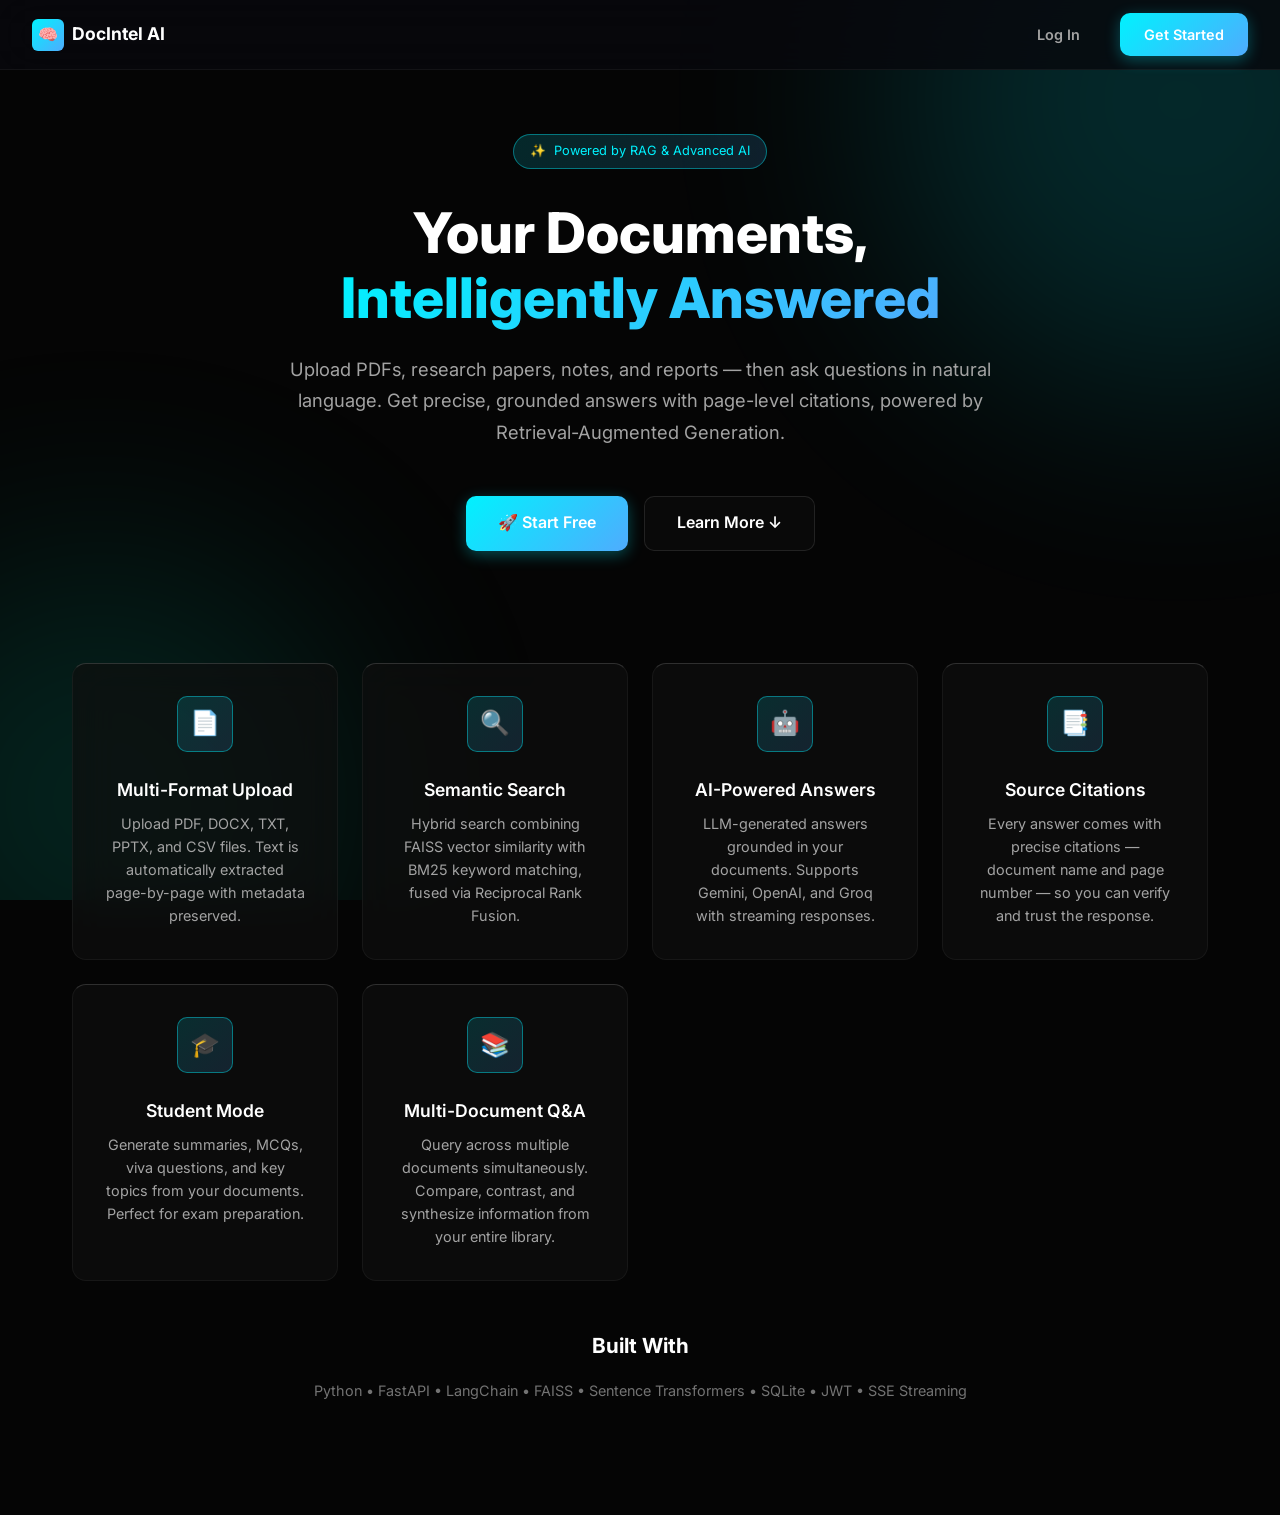
<file: frontend/index.html>
<!DOCTYPE html>
<html lang="en">
<head>
    <meta charset="UTF-8">
    <meta name="viewport" content="width=device-width, initial-scale=1.0">
    <meta name="description" content="AI-Powered Document Intelligence Assistant — Upload documents, ask questions in natural language, and get grounded answers with source citations using RAG.">
    <title>AI Document Intelligence — RAG-Powered Q&A Platform</title>
    <link rel="stylesheet" href="style.css">
    <link rel="icon" href="data:image/svg+xml,<svg xmlns='http://www.w3.org/2000/svg' viewBox='0 0 100 100'><text y='.9em' font-size='90'>🧠</text></svg>">
</head>
<body>

    <!-- Animated Background -->
    <div class="bg-animated"></div>

    <!-- Navigation Header -->
    <header class="nav-header" id="nav-header">
        <a href="index.html" class="nav-logo">
            <div class="nav-logo-icon">🧠</div>
            <span>DocIntel AI</span>
        </a>
        <nav class="nav-actions" id="nav-actions-landing">
            <a href="login.html" class="btn btn-ghost">Log In</a>
            <a href="login.html?mode=register" class="btn btn-primary">Get Started</a>
        </nav>
    </header>

    <!-- Landing Page -->
    <main class="page active" id="page-landing">

        <!-- Hero Section -->
        <section class="hero">
            <div class="hero-badge">
                <span>✨</span>
                <span>Powered by RAG &amp; Advanced AI</span>
            </div>
            <h1>
                Your Documents,<br>
                <span class="gradient-text">Intelligently Answered</span>
            </h1>
            <p>
                Upload PDFs, research papers, notes, and reports — then ask questions in natural language. 
                Get precise, grounded answers with page-level citations, powered by Retrieval-Augmented Generation.
            </p>
            <div class="hero-actions">
                <a href="login.html?mode=register" class="btn btn-primary btn-lg" id="hero-cta-start">
                    🚀 Start Free
                </a>
                <a href="#features" class="btn btn-secondary btn-lg" id="hero-cta-features">
                    Learn More ↓
                </a>
            </div>
        </section>

        <!-- Features Grid -->
        <section class="features-grid" id="features">
            <div class="feature-card glass-card">
                <div class="feature-icon">📄</div>
                <h3>Multi-Format Upload</h3>
                <p>Upload PDF, DOCX, TXT, PPTX, and CSV files. Text is automatically extracted page-by-page with metadata preserved.</p>
            </div>
            <div class="feature-card glass-card">
                <div class="feature-icon">🔍</div>
                <h3>Semantic Search</h3>
                <p>Hybrid search combining FAISS vector similarity with BM25 keyword matching, fused via Reciprocal Rank Fusion.</p>
            </div>
            <div class="feature-card glass-card">
                <div class="feature-icon">🤖</div>
                <h3>AI-Powered Answers</h3>
                <p>LLM-generated answers grounded in your documents. Supports Gemini, OpenAI, and Groq with streaming responses.</p>
            </div>
            <div class="feature-card glass-card">
                <div class="feature-icon">📑</div>
                <h3>Source Citations</h3>
                <p>Every answer comes with precise citations — document name and page number — so you can verify and trust the response.</p>
            </div>
            <div class="feature-card glass-card">
                <div class="feature-icon">🎓</div>
                <h3>Student Mode</h3>
                <p>Generate summaries, MCQs, viva questions, and key topics from your documents. Perfect for exam preparation.</p>
            </div>
            <div class="feature-card glass-card">
                <div class="feature-icon">📚</div>
                <h3>Multi-Document Q&A</h3>
                <p>Query across multiple documents simultaneously. Compare, contrast, and synthesize information from your entire library.</p>
            </div>
        </section>

        <!-- Tech Stack Section -->
        <section class="hero" style="padding-top: 0;">
            <h2 style="margin-bottom: var(--space-md); font-size: 1.3rem;">Built With</h2>
            <p style="font-size: 0.9rem; color: var(--text-muted);">
                Python &bull; FastAPI &bull; LangChain &bull; FAISS &bull; Sentence Transformers &bull; SQLite &bull; JWT &bull; SSE Streaming
            </p>
        </section>

    </main>

</body>
</html>
</file>
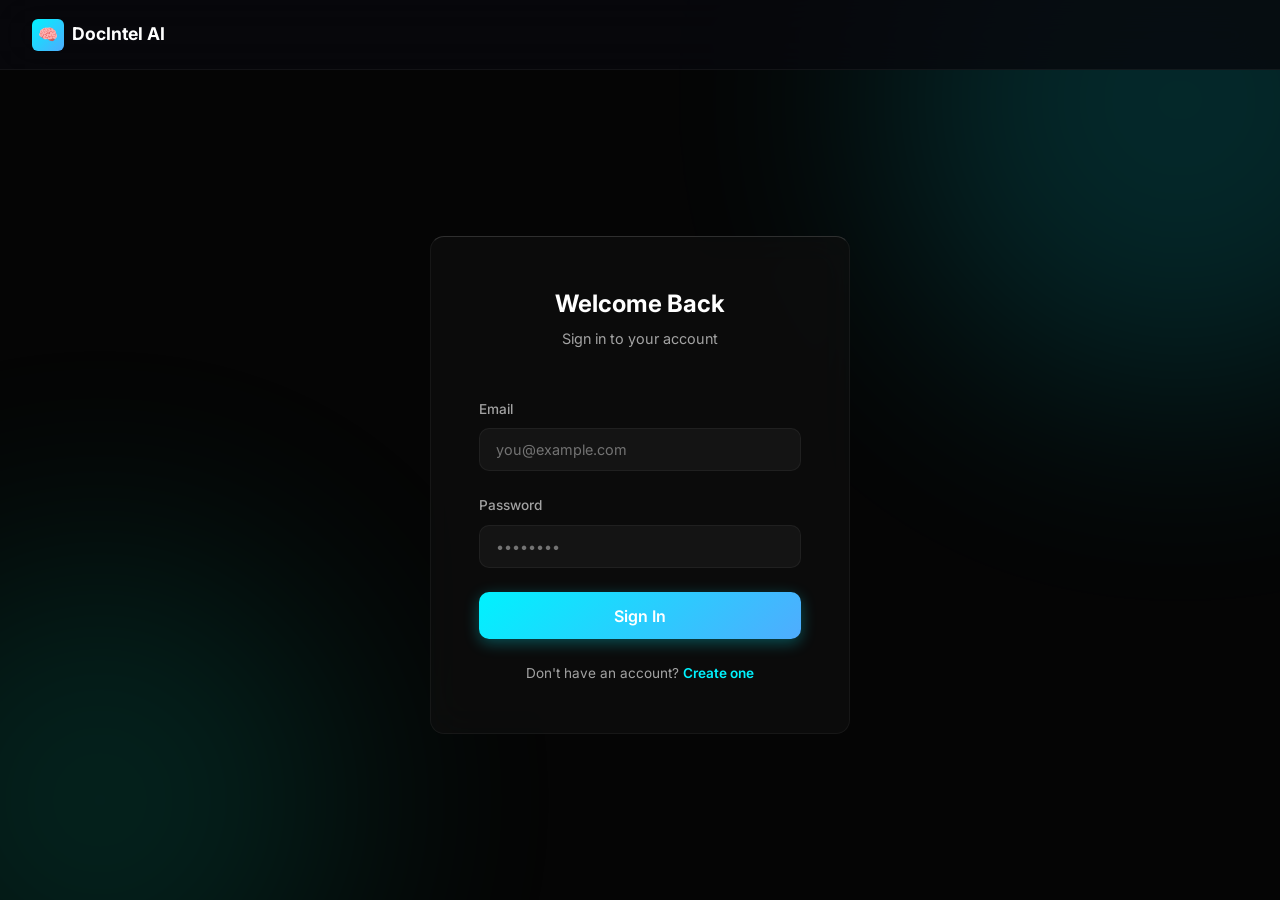
<file: frontend/chat.html>
<!DOCTYPE html>
<html lang="en">
<head>
    <meta charset="UTF-8">
    <meta name="viewport" content="width=device-width, initial-scale=1.0">
    <meta name="description" content="Chat with your documents using AI — get grounded answers with source citations.">
    <title>Chat — DocIntel AI</title>
    <link rel="stylesheet" href="style.css">
    <link rel="icon" href="data:image/svg+xml,<svg xmlns='http://www.w3.org/2000/svg' viewBox='0 0 100 100'><text y='.9em' font-size='90'>🧠</text></svg>">
</head>
<body>

    <!-- Navigation Header -->
    <header class="nav-header">
        <a href="dashboard.html" class="nav-logo">
            <div class="nav-logo-icon">🧠</div>
            <span>DocIntel AI</span>
        </a>
        <nav class="nav-actions">
            <a href="dashboard.html" class="btn btn-ghost btn-sm">📊 Dashboard</a>
            <a href="upload.html" class="btn btn-ghost btn-sm">📄 Documents</a>
            <button class="btn btn-ghost btn-sm" id="sidebar-toggle-btn" style="display: none;" title="Toggle sidebar">☰</button>
            <div class="nav-user" id="nav-user-info">
                <div class="nav-user-avatar" id="nav-user-avatar">U</div>
                <span id="nav-user-name">User</span>
            </div>
            <button class="btn btn-ghost btn-sm" id="logout-btn" title="Sign out">🚪</button>
        </nav>
    </header>

    <!-- Toast Container -->
    <div class="toast-container" id="toast-container"></div>

    <!-- Chat Page -->
    <main class="page active" id="page-chat">
        <div class="chat-layout">

            <!-- Sidebar -->
            <aside class="chat-sidebar" id="chat-sidebar">

                <!-- New Conversation -->
                <button class="btn btn-primary btn-sm" style="width: 100%; margin-bottom: var(--space-lg);" id="new-conversation-btn">
                    ✨ New Conversation
                </button>

                <!-- Document Selector -->
                <div class="chat-sidebar-title">📄 Documents</div>
                <div id="doc-selector-list" style="margin-bottom: var(--space-lg);">
                    <div style="color: var(--text-muted); font-size: 0.82rem; padding: var(--space-sm);">
                        Loading documents...
                    </div>
                </div>

                <!-- Student Mode Section -->
                <div class="student-mode-section">
                    <div class="chat-sidebar-title">🎓 Student Mode</div>
                    <button class="btn btn-ghost student-btn" data-mode="summarize" title="Generate a structured document summary">
                        📝 Summarize
                    </button>
                    <button class="btn btn-ghost student-btn" data-mode="mcqs" title="Generate multiple-choice questions">
                        ❓ Generate MCQs
                    </button>
                    <button class="btn btn-ghost student-btn" data-mode="viva" title="Generate viva/oral exam questions">
                        🎤 Viva Questions
                    </button>
                    <button class="btn btn-ghost student-btn" data-mode="explain" title="Explain topics simply">
                        💡 Explain Simply
                    </button>
                    <button class="btn btn-ghost student-btn" data-mode="topics" title="Extract important topics">
                        📌 Key Topics
                    </button>
                </div>

                <!-- Conversation History -->
                <div class="conv-list" id="conv-list">
                    <div class="chat-sidebar-title">💬 History</div>
                </div>

            </aside>

            <!-- Main Chat Area -->
            <div class="chat-main">

                <!-- Messages -->
                <div class="chat-messages" id="chat-messages">
                    <!-- Empty State -->
                    <div class="chat-empty" id="chat-empty">
                        <div class="chat-empty-icon">🧠</div>
                        <h3>AI Document Intelligence</h3>
                        <p style="color: var(--text-muted); max-width: 400px;">
                            Select documents from the sidebar, then ask a question. 
                            The AI will search your documents and provide grounded answers with citations.
                        </p>
                    </div>
                </div>

                <!-- Chat Input -->
                <div class="chat-input-container">
                    <div class="chat-input-wrapper">
                        <textarea class="chat-input" id="chat-input" 
                                  placeholder="Ask a question about your documents..." 
                                  rows="1"></textarea>
                        <button class="chat-send-btn" id="chat-send-btn" disabled title="Send message">
                            ➤
                        </button>
                    </div>
                    <div style="text-align: center; margin-top: var(--space-xs);">
                        <span style="font-size: 0.72rem; color: var(--text-muted);">
                            Press Enter to send · Shift+Enter for new line
                        </span>
                    </div>
                </div>

            </div>
        </div>
    </main>

    <script src="app.js"></script>
    <script>
        let currentConversationId = null;
        let documents = [];
        let isStreaming = false;

        document.addEventListener('DOMContentLoaded', async () => {
            // Auth guard
            if (!Auth.isAuthenticated()) {
                window.location.href = 'login.html';
                return;
            }

            // Set user info
            const user = Auth.getUser();
            if (user) {
                document.getElementById('nav-user-avatar').textContent = (user.username || user.email)[0].toUpperCase();
                document.getElementById('nav-user-name').textContent = user.username || user.email;
            }

            // Logout
            document.getElementById('logout-btn').addEventListener('click', () => {
                Auth.logout();
                window.location.href = 'login.html';
            });

            // Mobile sidebar toggle
            const sidebarToggle = document.getElementById('sidebar-toggle-btn');
            if (window.innerWidth <= 768) sidebarToggle.style.display = 'inline-flex';
            sidebarToggle.addEventListener('click', () => {
                document.getElementById('chat-sidebar').classList.toggle('mobile-open');
            });

            // Chat input behavior
            const chatInput = document.getElementById('chat-input');
            const sendBtn = document.getElementById('chat-send-btn');

            chatInput.addEventListener('input', () => {
                // Auto-resize
                chatInput.style.height = 'auto';
                chatInput.style.height = Math.min(chatInput.scrollHeight, 120) + 'px';
                // Enable/disable send
                sendBtn.disabled = !chatInput.value.trim() || isStreaming;
            });

            chatInput.addEventListener('keydown', (e) => {
                if (e.key === 'Enter' && !e.shiftKey) {
                    e.preventDefault();
                    if (chatInput.value.trim() && !isStreaming) {
                        sendMessage();
                    }
                }
            });

            sendBtn.addEventListener('click', () => {
                if (chatInput.value.trim() && !isStreaming) {
                    sendMessage();
                }
            });

            // New conversation
            document.getElementById('new-conversation-btn').addEventListener('click', () => {
                currentConversationId = null;
                clearChat();
            });

            // Student mode buttons
            document.querySelectorAll('.student-btn').forEach(btn => {
                btn.addEventListener('click', () => handleStudentMode(btn.dataset.mode));
            });

            // Load documents and conversations
            await Promise.all([loadDocuments(), loadConversations()]);
        });

        async function loadDocuments() {
            try {
                const data = await API.get('/api/documents');
                documents = data.documents.filter(d => d.status === 'ready');
                renderDocSelector();
            } catch (err) {
                console.error('Failed to load documents:', err);
            }
        }

        function renderDocSelector() {
            const container = document.getElementById('doc-selector-list');

            if (documents.length === 0) {
                container.innerHTML = `
                    <div style="color: var(--text-muted); font-size: 0.82rem; padding: var(--space-sm);">
                        No documents ready. <a href="upload.html">Upload one</a>.
                    </div>
                `;
                return;
            }

            container.innerHTML = documents.map(doc => `
                <div class="chat-doc-item">
                    <input type="checkbox" id="doc-${doc.id}" value="${doc.id}" checked>
                    <label for="doc-${doc.id}" title="${escapeHtml(doc.original_filename)}">${escapeHtml(doc.original_filename)}</label>
                </div>
            `).join('');
        }

        function getSelectedDocIds() {
            const checkboxes = document.querySelectorAll('#doc-selector-list input[type="checkbox"]:checked');
            return Array.from(checkboxes).map(cb => parseInt(cb.value));
        }

        async function loadConversations() {
            try {
                const data = await API.get('/api/conversations');
                const convList = document.getElementById('conv-list');

                if (data.conversations.length === 0) {
                    convList.innerHTML = '<div class="chat-sidebar-title">💬 History</div>';
                    return;
                }

                convList.innerHTML = `
                    <div class="chat-sidebar-title">💬 History</div>
                    ${data.conversations.map(conv => `
                        <div class="conv-item ${conv.id === currentConversationId ? 'active' : ''}" 
                             onclick="loadConversation(${conv.id})" title="${escapeHtml(conv.title)}">
                            ${escapeHtml(conv.title)}
                        </div>
                    `).join('')}
                `;
            } catch (err) {
                console.error('Failed to load conversations:', err);
            }
        }

        async function loadConversation(conversationId) {
            try {
                currentConversationId = conversationId;
                clearChat();

                const data = await API.get(`/api/conversations/${conversationId}`);

                for (const msg of data.messages) {
                    appendMessage(msg.role, msg.content, msg.sources);
                }

                await loadConversations();
                scrollToBottom();
            } catch (err) {
                Toast.show('Failed to load conversation', 'error');
            }
        }

        async function sendMessage() {
            const chatInput = document.getElementById('chat-input');
            const sendBtn = document.getElementById('chat-send-btn');
            const question = chatInput.value.trim();

            if (!question) return;

            const docIds = getSelectedDocIds();
            if (docIds.length === 0) {
                Toast.show('Please select at least one document', 'warning');
                return;
            }

            // Show user message
            appendMessage('user', question);
            chatInput.value = '';
            chatInput.style.height = 'auto';
            sendBtn.disabled = true;
            isStreaming = true;

            // Show typing indicator
            showTypingIndicator();

            try {
                // Try streaming first
                const response = await fetch('/api/chat', {
                    method: 'POST',
                    headers: {
                        'Content-Type': 'application/json',
                        'Authorization': `Bearer ${Auth.getToken()}`,
                    },
                    body: JSON.stringify({
                        question: question,
                        conversation_id: currentConversationId,
                        document_ids: docIds,
                        stream: true,
                    }),
                });

                if (!response.ok) {
                    const err = await response.json();
                    throw new Error(err.detail || 'Request failed');
                }

                removeTypingIndicator();

                // Parse SSE stream
                const reader = response.body.getReader();
                const decoder = new TextDecoder();
                let answerEl = null;
                let fullAnswer = '';
                let sources = [];

                let buffer = '';

                while (true) {
                    const { value, done } = await reader.read();
                    if (done) break;

                    buffer += decoder.decode(value, { stream: true });
                    const lines = buffer.split('\n');
                    buffer = lines.pop(); // Keep the last partial line in the buffer

                    for (const line of lines) {
                        if (!line.startsWith('data: ')) continue;
                        const data = line.slice(6).trim();

                        if (data === '[DONE]') continue;

                        try {
                            const event = JSON.parse(data);

                            if (event.type === 'sources') {
                                sources = event.data;
                            } else if (event.type === 'token') {
                                if (!answerEl) {
                                    answerEl = appendMessage('assistant', '', null, true);
                                }
                                fullAnswer += event.data;
                                updateMessageContent(answerEl, fullAnswer);
                            } else if (event.type === 'done') {
                                if (event.data && event.data.conversation_id) {
                                    currentConversationId = event.data.conversation_id;
                                }
                                // Add sources to the message
                                if (answerEl && sources.length > 0) {
                                    appendSources(answerEl, sources);
                                }
                                await loadConversations();
                            }
                        } catch (parseErr) {
                            // Skip malformed JSON
                        }
                    }
                }

                // Fallback if no answer was streamed
                if (!answerEl) {
                    appendMessage('assistant', 'No response received. Please try again.');
                }

            } catch (err) {
                removeTypingIndicator();
                appendMessage('assistant', `Error: ${err.message}`);
            } finally {
                isStreaming = false;
                sendBtn.disabled = !chatInput.value.trim();
                scrollToBottom();
            }
        }

        async function handleStudentMode(mode) {
            const docIds = getSelectedDocIds();
            if (docIds.length === 0) {
                Toast.show('Please select at least one document', 'warning');
                return;
            }

            const modeLabels = {
                summarize: '📝 Summarizing documents...',
                mcqs: '❓ Generating MCQs...',
                viva: '🎤 Generating viva questions...',
                explain: '💡 Generating explanation...',
                topics: '📌 Extracting key topics...',
            };

            // For explain mode, ask for a topic
            let question = null;
            if (mode === 'explain') {
                question = prompt('What topic would you like explained simply?');
                if (!question) return;
            }

            appendMessage('user', modeLabels[mode] || `Student mode: ${mode}`);
            showTypingIndicator();

            try {
                const result = await API.post('/api/student/generate', {
                    mode: mode,
                    document_ids: docIds,
                    question: question,
                    count: 10,
                });

                removeTypingIndicator();
                appendMessage('assistant', result.content);
            } catch (err) {
                removeTypingIndicator();
                Toast.show(`Failed: ${err.message}`, 'error');
                appendMessage('assistant', `Error generating ${mode} content: ${err.message}`);
            }
        }

        // --- Message Rendering ---

        function appendMessage(role, content, sources, returnEl) {
            const chatMessages = document.getElementById('chat-messages');
            const emptyState = document.getElementById('chat-empty');
            if (emptyState) emptyState.style.display = 'none';

            const messageDiv = document.createElement('div');
            messageDiv.className = `message ${role}`;

            const avatar = role === 'user'
                ? (Auth.getUser()?.username || 'U')[0].toUpperCase()
                : '🧠';

            messageDiv.innerHTML = `
                <div class="message-avatar">${avatar}</div>
                <div class="message-content">${renderMarkdown(content)}</div>
            `;

            chatMessages.appendChild(messageDiv);

            if (sources && sources.length > 0) {
                appendSources(messageDiv, sources);
            }

            scrollToBottom();

            if (returnEl) return messageDiv;
        }

        function updateMessageContent(messageDiv, content) {
            const contentEl = messageDiv.querySelector('.message-content');
            if (contentEl) {
                contentEl.innerHTML = renderMarkdown(content);
                scrollToBottom();
            }
        }

        function appendSources(messageDiv, sources) {
            const contentEl = messageDiv.querySelector('.message-content');
            if (!contentEl) return;

            // Remove existing sources container if any
            const existing = contentEl.querySelector('.sources-container');
            if (existing) existing.remove();

            const sourcesHtml = `
                <div class="sources-container">
                    <div class="sources-title">📎 Sources</div>
                    ${sources.map(src => `
                        <div class="source-card">
                            <span class="source-card-icon">📄</span>
                            <span class="source-card-text">${escapeHtml(src.document_name)}</span>
                            <span class="source-card-page">Page ${src.page_number}</span>
                        </div>
                    `).join('')}
                </div>
            `;

            contentEl.insertAdjacentHTML('beforeend', sourcesHtml);
        }

        function showTypingIndicator() {
            const chatMessages = document.getElementById('chat-messages');
            const indicator = document.createElement('div');
            indicator.id = 'typing-indicator';
            indicator.className = 'message assistant';
            indicator.innerHTML = `
                <div class="message-avatar">🧠</div>
                <div class="message-content">
                    <div class="typing-indicator">
                        <div class="typing-dot"></div>
                        <div class="typing-dot"></div>
                        <div class="typing-dot"></div>
                    </div>
                </div>
            `;
            chatMessages.appendChild(indicator);
            scrollToBottom();
        }

        function removeTypingIndicator() {
            const indicator = document.getElementById('typing-indicator');
            if (indicator) indicator.remove();
        }

        function clearChat() {
            const chatMessages = document.getElementById('chat-messages');
            chatMessages.innerHTML = `
                <div class="chat-empty" id="chat-empty">
                    <div class="chat-empty-icon">🧠</div>
                    <h3>AI Document Intelligence</h3>
                    <p style="color: var(--text-muted); max-width: 400px;">
                        Select documents from the sidebar, then ask a question.
                    </p>
                </div>
            `;
        }

        function scrollToBottom() {
            const chatMessages = document.getElementById('chat-messages');
            chatMessages.scrollTop = chatMessages.scrollHeight;
        }
    </script>
</body>
</html>
</file>
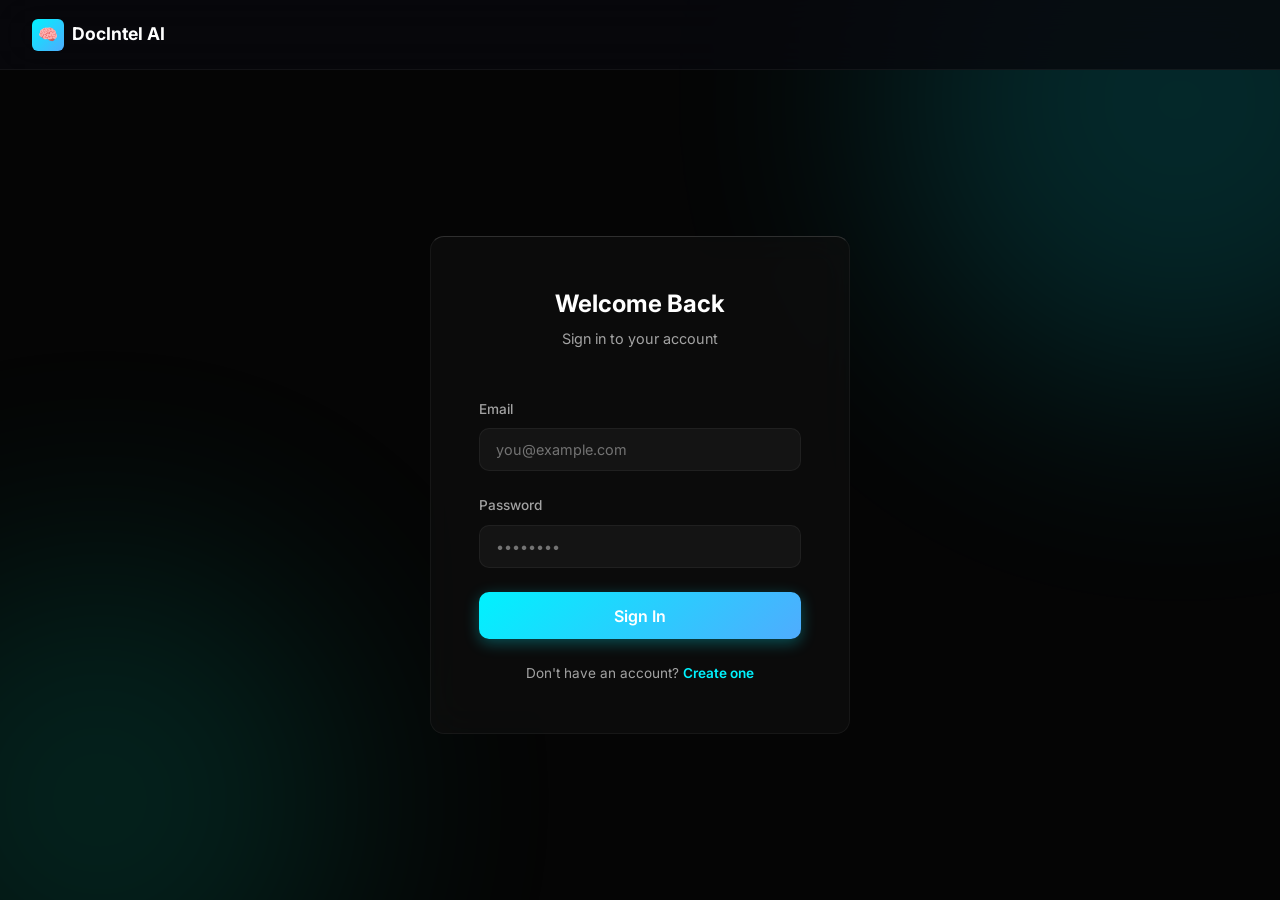
<file: frontend/dashboard.html>
<!DOCTYPE html>
<html lang="en">
<head>
    <meta charset="UTF-8">
    <meta name="viewport" content="width=device-width, initial-scale=1.0">
    <meta name="description" content="Dashboard — View your documents, stats, and quick actions.">
    <title>Dashboard — DocIntel AI</title>
    <link rel="stylesheet" href="style.css">
    <link rel="icon" href="data:image/svg+xml,<svg xmlns='http://www.w3.org/2000/svg' viewBox='0 0 100 100'><text y='.9em' font-size='90'>🧠</text></svg>">
</head>
<body>

    <!-- Animated Background & Noise -->
    <div class="bg-animated"></div>
    <div class="noise-overlay"></div>

    <!-- Navigation Header -->
    <header class="nav-header">
        <a href="dashboard.html" class="nav-logo">
            <div class="nav-logo-icon">🧠</div>
            <span>DocIntel AI</span>
        </a>
        <nav class="nav-actions">
            <a href="upload.html" class="btn btn-ghost btn-sm">📄 Documents</a>
            <a href="chat.html" class="btn btn-ghost btn-sm">💬 Chat</a>
            <div class="nav-user" id="nav-user-info">
                <div class="nav-user-avatar" id="nav-user-avatar">U</div>
                <span id="nav-user-name">User</span>
            </div>
            <button class="btn btn-ghost btn-sm" id="logout-btn" title="Sign out">🚪</button>
        </nav>
    </header>

    <!-- Toast Container -->
    <div class="toast-container" id="toast-container"></div>

    <!-- Dashboard Page -->
    <main class="page active" id="page-dashboard">
        <div class="page-content">

            <!-- Welcome Header -->
            <div class="section-header">
                <div>
                    <h2 id="welcome-heading">Welcome back</h2>
                    <p style="color: var(--text-secondary); margin-top: var(--space-xs); font-size: 0.95rem;">
                        Here's an overview of your document intelligence workspace.
                    </p>
                </div>
                <div style="display: flex; gap: var(--space-md);">
                    <a href="upload.html" class="btn btn-secondary" id="dashboard-upload-btn">📄 Upload Document</a>
                    <a href="chat.html" class="btn btn-primary" id="dashboard-chat-btn">💬 Start Chat</a>
                </div>
            </div>

            <!-- Stats Grid -->
            <div class="stats-grid" id="stats-grid">
                <div class="stat-card glass-card stagger-1">
                    <div class="stat-value" id="stat-documents">
                        <div class="skeleton skeleton-text" style="width: 60px; height: 36px; margin: 0 auto;"></div>
                    </div>
                    <div class="stat-label">Documents</div>
                </div>
                <div class="stat-card glass-card stagger-2">
                    <div class="stat-value" id="stat-questions">
                        <div class="skeleton skeleton-text" style="width: 60px; height: 36px; margin: 0 auto;"></div>
                    </div>
                    <div class="stat-label">Questions Asked</div>
                </div>
                <div class="stat-card glass-card stagger-3">
                    <div class="stat-value" id="stat-conversations">
                        <div class="skeleton skeleton-text" style="width: 60px; height: 36px; margin: 0 auto;"></div>
                    </div>
                    <div class="stat-label">Conversations</div>
                </div>
            </div>

            <!-- Recent Documents -->
            <div class="section-header stagger-4" style="margin-top: var(--space-xl);">
                <h2 style="font-size: 1.2rem;">Recent Documents</h2>
                <a href="upload.html" class="btn btn-ghost btn-sm">View All →</a>
            </div>
            <div class="doc-list stagger-4" id="recent-docs-list">
                <!-- Skeleton loading -->
                <div class="doc-item">
                    <div class="doc-item-info">
                        <div class="skeleton" style="width: 40px; height: 40px; border-radius: 8px;"></div>
                        <div style="flex: 1;">
                            <div class="skeleton skeleton-text" style="width: 200px;"></div>
                            <div class="skeleton skeleton-text" style="width: 120px;"></div>
                        </div>
                    </div>
                </div>
                <div class="doc-item">
                    <div class="doc-item-info">
                        <div class="skeleton" style="width: 40px; height: 40px; border-radius: 8px;"></div>
                        <div style="flex: 1;">
                            <div class="skeleton skeleton-text" style="width: 180px;"></div>
                            <div class="skeleton skeleton-text" style="width: 100px;"></div>
                        </div>
                    </div>
                </div>
            </div>

            <!-- Empty State (hidden by default) -->
            <div id="dashboard-empty" style="display: none; text-align: center; padding: var(--space-3xl) 0;">
                <div style="font-size: 4rem; margin-bottom: var(--space-lg); opacity: 0.5;">📭</div>
                <h3 style="margin-bottom: var(--space-sm); color: var(--text-secondary);">No documents yet</h3>
                <p style="color: var(--text-muted); margin-bottom: var(--space-xl);">Upload your first document to get started with AI-powered Q&A.</p>
                <a href="upload.html" class="btn btn-primary" id="dashboard-empty-upload-btn">📄 Upload Your First Document</a>
            </div>

        </div>
    </main>

    <script src="app.js"></script>
    <script>
        document.addEventListener('DOMContentLoaded', async () => {
            // Auth guard
            if (!Auth.isAuthenticated()) {
                window.location.href = 'login.html';
                return;
            }

            // Set user info in nav
            const user = Auth.getUser();
            if (user) {
                document.getElementById('nav-user-avatar').textContent = (user.username || user.email)[0].toUpperCase();
                document.getElementById('nav-user-name').textContent = user.username || user.email;
                document.getElementById('welcome-heading').textContent = `Welcome back, ${user.username || 'User'}`;
            }

            // Logout
            document.getElementById('logout-btn').addEventListener('click', () => {
                Auth.logout();
                window.location.href = 'login.html';
            });

            // Load dashboard data
            try {
                const stats = await API.get('/api/documents/stats');

                // Update stats
                document.getElementById('stat-documents').textContent = stats.total_documents;
                document.getElementById('stat-questions').textContent = stats.total_questions;
                document.getElementById('stat-conversations').textContent = stats.total_conversations;

                // Render recent documents
                const docList = document.getElementById('recent-docs-list');

                if (stats.recent_documents.length === 0) {
                    docList.style.display = 'none';
                    document.getElementById('dashboard-empty').style.display = 'block';
                } else {
                    docList.innerHTML = stats.recent_documents.map(doc => renderDocItem(doc)).join('');
                }
            } catch (err) {
                console.error('Failed to load dashboard:', err);
                Toast.show('Failed to load dashboard data', 'error');
            }
        });

        function renderDocItem(doc) {
            const icon = getFileIcon(doc.file_type);
            const size = formatFileSize(doc.file_size);
            const statusClass = doc.status === 'ready' ? 'ready' : doc.status === 'error' ? 'error' : 'processing';
            const statusText = doc.status === 'ready' ? '✓ Ready' : doc.status === 'error' ? '✗ Error' : '⟳ Processing';

            return `
                <div class="doc-item">
                    <div class="doc-item-info">
                        <div class="doc-icon">${icon}</div>
                        <div>
                            <div class="doc-name">${escapeHtml(doc.original_filename)}</div>
                            <div class="doc-meta">${size} · ${doc.total_pages} pages · ${doc.total_chunks} chunks</div>
                        </div>
                    </div>
                    <span class="doc-status ${statusClass}">${statusText}</span>
                </div>
            `;
        }
    </script>
</body>
</html>
</file>
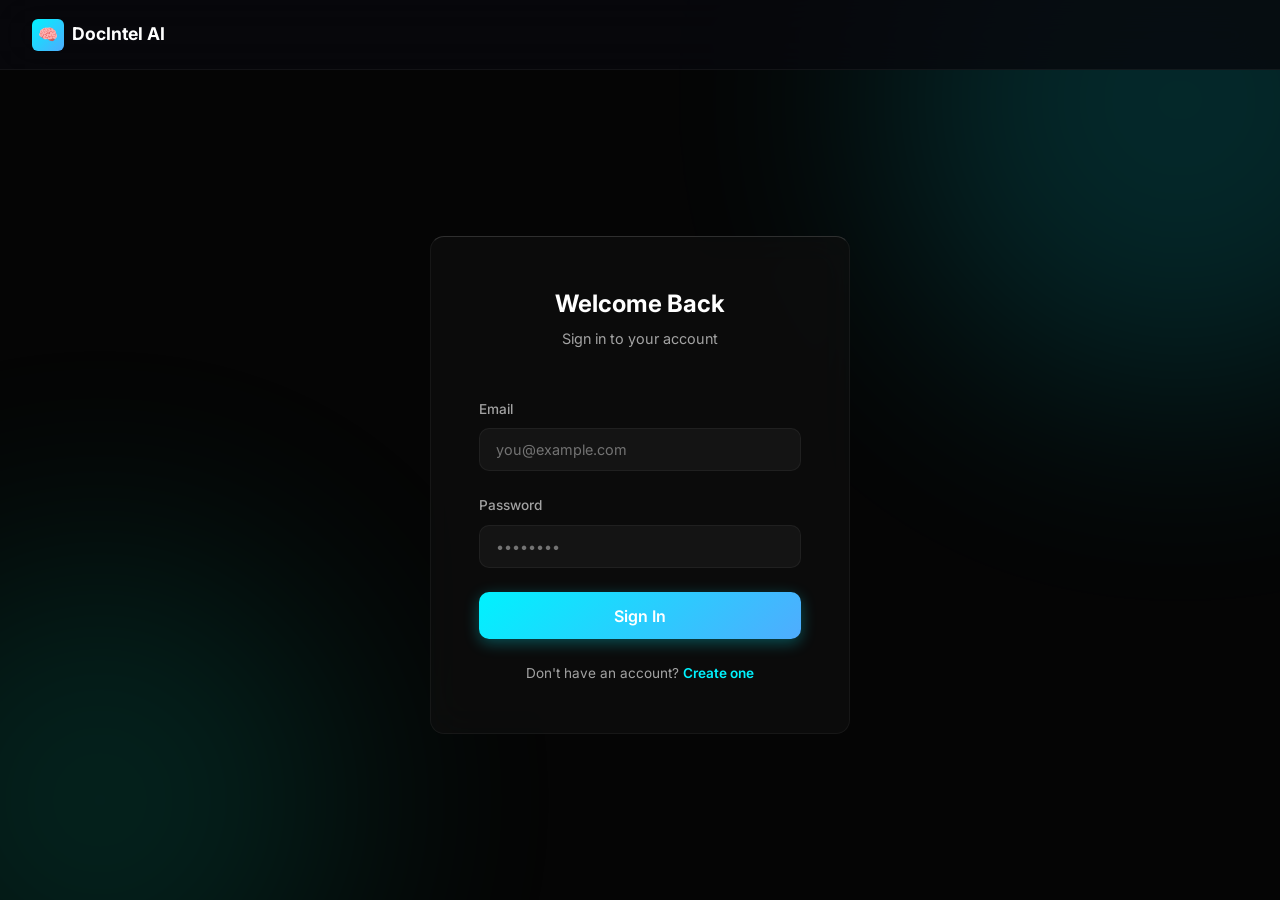
<file: frontend/login.html>
<!DOCTYPE html>
<html lang="en">
<head>
    <meta charset="UTF-8">
    <meta name="viewport" content="width=device-width, initial-scale=1.0">
    <meta name="description" content="Sign in to your AI Document Intelligence account to upload documents and ask questions.">
    <title>Sign In — DocIntel AI</title>
    <link rel="stylesheet" href="style.css">
    <link rel="icon" href="data:image/svg+xml,<svg xmlns='http://www.w3.org/2000/svg' viewBox='0 0 100 100'><text y='.9em' font-size='90'>🧠</text></svg>">
</head>
<body>

    <!-- Animated Background -->
    <div class="bg-animated"></div>

    <!-- Navigation Header -->
    <header class="nav-header">
        <a href="index.html" class="nav-logo">
            <div class="nav-logo-icon">🧠</div>
            <span>DocIntel AI</span>
        </a>
    </header>

    <!-- Auth Page -->
    <main class="page active" id="page-auth">
        <div class="auth-container">
            <div class="auth-card glass-card">

                <!-- Login Form -->
                <div id="login-form-container">
                    <h2>Welcome Back</h2>
                    <p class="subtitle">Sign in to your account</p>

                    <form id="login-form" onsubmit="return false;">
                        <div class="form-group">
                            <label class="form-label" for="login-email">Email</label>
                            <input class="form-input" type="email" id="login-email" 
                                   placeholder="you@example.com" required autocomplete="email">
                        </div>
                        <div class="form-group">
                            <label class="form-label" for="login-password">Password</label>
                            <input class="form-input" type="password" id="login-password" 
                                   placeholder="••••••••" required autocomplete="current-password">
                        </div>
                        <div id="login-error" class="form-error" style="display: none; margin-bottom: var(--space-md);"></div>
                        <button type="submit" class="btn btn-primary btn-lg" style="width: 100%;" id="login-submit-btn">
                            Sign In
                        </button>
                    </form>

                    <div class="auth-toggle">
                        Don't have an account? <a href="#" id="show-register-link">Create one</a>
                    </div>
                </div>

                <!-- Register Form -->
                <div id="register-form-container" style="display: none;">
                    <h2>Create Account</h2>
                    <p class="subtitle">Join to start querying your documents</p>

                    <form id="register-form" onsubmit="return false;">
                        <div class="form-group">
                            <label class="form-label" for="register-email">Email</label>
                            <input class="form-input" type="email" id="register-email" 
                                   placeholder="you@example.com" required autocomplete="email">
                        </div>
                        <div class="form-group">
                            <label class="form-label" for="register-username">Username</label>
                            <input class="form-input" type="text" id="register-username" 
                                   placeholder="johndoe" required minlength="3" maxlength="100" autocomplete="username">
                        </div>
                        <div class="form-group">
                            <label class="form-label" for="register-password">Password</label>
                            <input class="form-input" type="password" id="register-password" 
                                   placeholder="Min. 6 characters" required minlength="6" autocomplete="new-password">
                        </div>
                        <div id="register-error" class="form-error" style="display: none; margin-bottom: var(--space-md);"></div>
                        <button type="submit" class="btn btn-primary btn-lg" style="width: 100%;" id="register-submit-btn">
                            Create Account
                        </button>
                    </form>

                    <div class="auth-toggle">
                        Already have an account? <a href="#" id="show-login-link">Sign in</a>
                    </div>
                </div>

            </div>
        </div>
    </main>

    <script src="app.js"></script>
    <script>
        document.addEventListener('DOMContentLoaded', () => {
            // Check if user is already logged in
            if (Auth.isAuthenticated()) {
                window.location.href = 'dashboard.html';
                return;
            }

            // Check URL params for mode
            const params = new URLSearchParams(window.location.search);
            if (params.get('mode') === 'register') {
                toggleAuthForm('register');
            }

            // Toggle between login/register
            document.getElementById('show-register-link').addEventListener('click', (e) => {
                e.preventDefault();
                toggleAuthForm('register');
            });

            document.getElementById('show-login-link').addEventListener('click', (e) => {
                e.preventDefault();
                toggleAuthForm('login');
            });

            // Login form submission
            document.getElementById('login-form').addEventListener('submit', async () => {
                const btn = document.getElementById('login-submit-btn');
                const errorEl = document.getElementById('login-error');
                errorEl.style.display = 'none';

                const email = document.getElementById('login-email').value.trim();
                const password = document.getElementById('login-password').value;

                if (!email || !password) return;

                btn.disabled = true;
                btn.textContent = 'Signing in...';

                try {
                    await Auth.login(email, password);
                    window.location.href = 'dashboard.html';
                } catch (err) {
                    errorEl.textContent = err.message || 'Login failed';
                    errorEl.style.display = 'block';
                } finally {
                    btn.disabled = false;
                    btn.textContent = 'Sign In';
                }
            });

            // Register form submission
            document.getElementById('register-form').addEventListener('submit', async () => {
                const btn = document.getElementById('register-submit-btn');
                const errorEl = document.getElementById('register-error');
                errorEl.style.display = 'none';

                const email = document.getElementById('register-email').value.trim();
                const username = document.getElementById('register-username').value.trim();
                const password = document.getElementById('register-password').value;

                if (!email || !username || !password) return;

                btn.disabled = true;
                btn.textContent = 'Creating account...';

                try {
                    await Auth.register(email, username, password);
                    window.location.href = 'dashboard.html';
                } catch (err) {
                    errorEl.textContent = err.message || 'Registration failed';
                    errorEl.style.display = 'block';
                } finally {
                    btn.disabled = false;
                    btn.textContent = 'Create Account';
                }
            });
        });

        function toggleAuthForm(mode) {
            const loginContainer = document.getElementById('login-form-container');
            const registerContainer = document.getElementById('register-form-container');

            if (mode === 'register') {
                loginContainer.style.display = 'none';
                registerContainer.style.display = 'block';
            } else {
                loginContainer.style.display = 'block';
                registerContainer.style.display = 'none';
            }
        }
    </script>
</body>
</html>
</file>
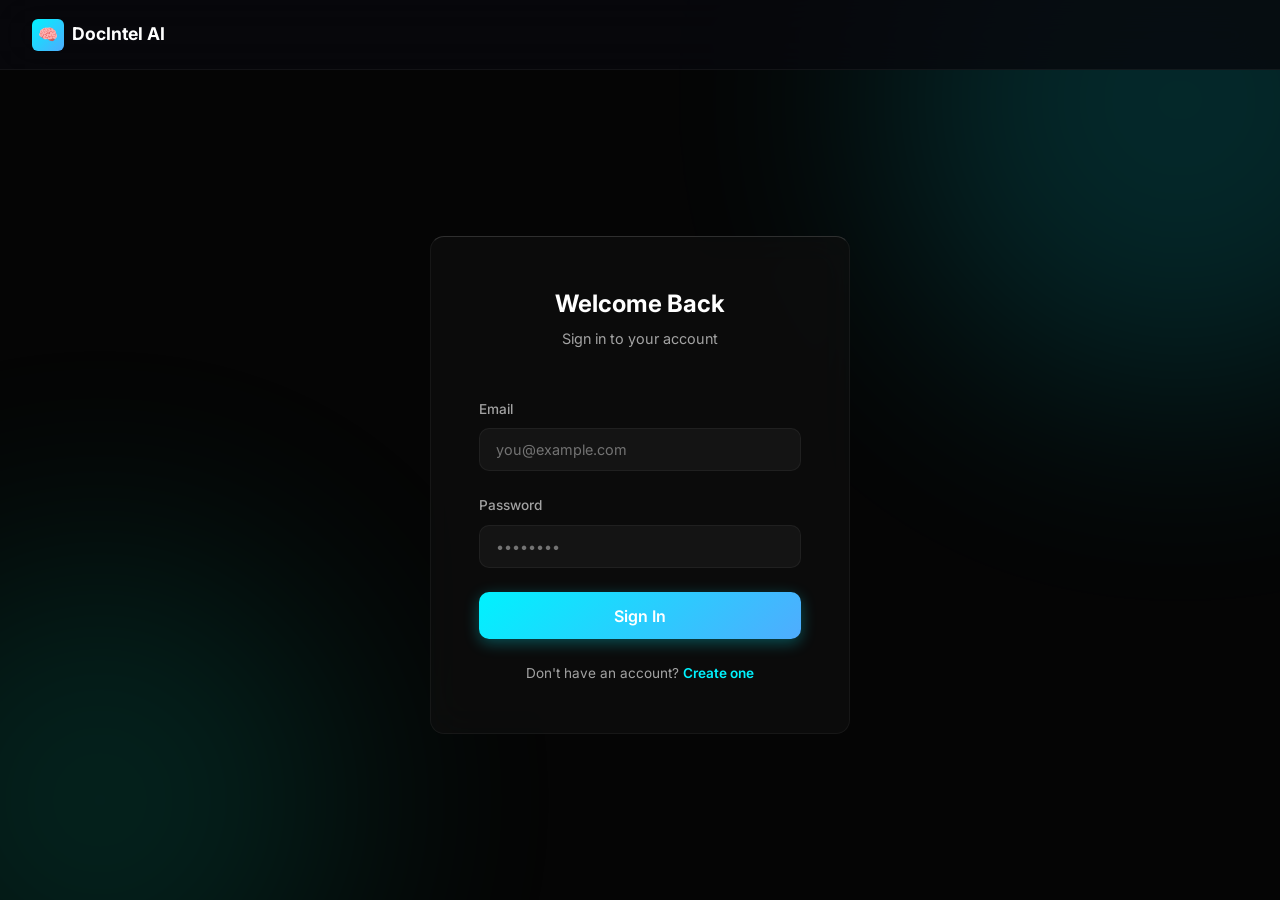
<file: frontend/upload.html>
<!DOCTYPE html>
<html lang="en">
<head>
    <meta charset="UTF-8">
    <meta name="viewport" content="width=device-width, initial-scale=1.0">
    <meta name="description" content="Upload and manage your documents for AI-powered question answering.">
    <title>Documents — DocIntel AI</title>
    <link rel="stylesheet" href="style.css">
    <link rel="icon" href="data:image/svg+xml,<svg xmlns='http://www.w3.org/2000/svg' viewBox='0 0 100 100'><text y='.9em' font-size='90'>🧠</text></svg>">
</head>
<body>

    <!-- Animated Background -->
    <div class="bg-animated"></div>

    <!-- Navigation Header -->
    <header class="nav-header">
        <a href="dashboard.html" class="nav-logo">
            <div class="nav-logo-icon">🧠</div>
            <span>DocIntel AI</span>
        </a>
        <nav class="nav-actions">
            <a href="dashboard.html" class="btn btn-ghost btn-sm">📊 Dashboard</a>
            <a href="chat.html" class="btn btn-ghost btn-sm">💬 Chat</a>
            <div class="nav-user" id="nav-user-info">
                <div class="nav-user-avatar" id="nav-user-avatar">U</div>
                <span id="nav-user-name">User</span>
            </div>
            <button class="btn btn-ghost btn-sm" id="logout-btn" title="Sign out">🚪</button>
        </nav>
    </header>

    <!-- Toast Container -->
    <div class="toast-container" id="toast-container"></div>

    <!-- Delete Confirmation Modal -->
    <div class="modal-overlay" id="delete-modal">
        <div class="modal">
            <h3>🗑️ Delete Document</h3>
            <p style="color: var(--text-secondary);">
                Are you sure you want to delete <strong id="delete-doc-name"></strong>? 
                This will remove all associated chunks, embeddings, and conversation context for this document.
            </p>
            <div class="modal-actions">
                <button class="btn btn-secondary" id="delete-cancel-btn">Cancel</button>
                <button class="btn btn-danger" id="delete-confirm-btn">Delete</button>
            </div>
        </div>
    </div>

    <!-- Upload Page -->
    <main class="page active" id="page-upload">
        <div class="page-content">

            <!-- Header -->
            <div class="section-header">
                <h2>📄 Documents</h2>
            </div>

            <!-- Upload Zone -->
            <div class="upload-zone glass-card" id="upload-zone">
                <div class="upload-zone-icon">📤</div>
                <h3>Drop files here or click to upload</h3>
                <p>Supported: PDF, DOCX, TXT, PPTX, CSV — Max 50MB</p>
                <input type="file" id="file-input" 
                       accept=".pdf,.docx,.txt,.pptx,.csv" 
                       multiple 
                       style="display: none;">

                <!-- Upload Progress -->
                <div class="upload-progress" id="upload-progress">
                    <div class="progress-bar">
                        <div class="progress-fill" id="progress-fill"></div>
                    </div>
                    <div class="progress-text" id="progress-text">Uploading...</div>
                </div>
            </div>

            <!-- Document List -->
            <div class="section-header" style="margin-top: var(--space-2xl);">
                <h2 style="font-size: 1.2rem;">Your Documents</h2>
                <span class="doc-meta" id="doc-count">Loading...</span>
            </div>
            <div class="doc-list" id="doc-list">
                <!-- Skeleton loading -->
                <div class="doc-item">
                    <div class="doc-item-info">
                        <div class="skeleton" style="width: 40px; height: 40px; border-radius: 8px;"></div>
                        <div style="flex: 1;">
                            <div class="skeleton skeleton-text" style="width: 200px;"></div>
                            <div class="skeleton skeleton-text" style="width: 120px;"></div>
                        </div>
                    </div>
                </div>
            </div>

            <!-- Empty State -->
            <div id="docs-empty" style="display: none; text-align: center; padding: var(--space-3xl) 0;">
                <div style="font-size: 4rem; margin-bottom: var(--space-lg); opacity: 0.5;">📂</div>
                <h3 style="margin-bottom: var(--space-sm); color: var(--text-secondary);">No documents uploaded</h3>
                <p style="color: var(--text-muted);">Drag and drop files above or click to browse.</p>
            </div>

        </div>
    </main>

    <script src="app.js"></script>
    <script>
        let deleteDocId = null;
        let statusPollInterval = null;

        document.addEventListener('DOMContentLoaded', async () => {
            // Auth guard
            if (!Auth.isAuthenticated()) {
                window.location.href = 'login.html';
                return;
            }

            // Set user info
            const user = Auth.getUser();
            if (user) {
                document.getElementById('nav-user-avatar').textContent = (user.username || user.email)[0].toUpperCase();
                document.getElementById('nav-user-name').textContent = user.username || user.email;
            }

            // Logout
            document.getElementById('logout-btn').addEventListener('click', () => {
                Auth.logout();
                window.location.href = 'login.html';
            });

            // Upload zone click
            const uploadZone = document.getElementById('upload-zone');
            const fileInput = document.getElementById('file-input');

            uploadZone.addEventListener('click', () => fileInput.click());

            // Drag and drop
            uploadZone.addEventListener('dragover', (e) => {
                e.preventDefault();
                uploadZone.classList.add('drag-over');
            });

            uploadZone.addEventListener('dragleave', () => {
                uploadZone.classList.remove('drag-over');
            });

            uploadZone.addEventListener('drop', (e) => {
                e.preventDefault();
                uploadZone.classList.remove('drag-over');
                const files = e.dataTransfer.files;
                if (files.length > 0) handleFileUpload(files);
            });

            // File input change
            fileInput.addEventListener('change', () => {
                if (fileInput.files.length > 0) handleFileUpload(fileInput.files);
            });

            // Delete modal
            document.getElementById('delete-cancel-btn').addEventListener('click', closeDeleteModal);
            document.getElementById('delete-confirm-btn').addEventListener('click', confirmDelete);

            // Load documents
            await loadDocuments();

            // Start polling for processing documents
            startStatusPolling();
        });

        async function handleFileUpload(files) {
            const progress = document.getElementById('upload-progress');
            const progressFill = document.getElementById('progress-fill');
            const progressText = document.getElementById('progress-text');

            for (const file of files) {
                progress.classList.add('active');
                progressFill.style.width = '10%';
                progressText.textContent = `Uploading ${file.name}...`;

                try {
                    progressFill.style.width = '40%';
                    const result = await API.upload('/api/documents/upload', file);
                    
                    progressFill.style.width = '100%';
                    progressText.textContent = `${file.name} uploaded! Processing...`;
                    
                    Toast.show(`"${file.name}" uploaded successfully. Processing will take a moment.`, 'success');
                    
                    // Reload document list
                    await loadDocuments();

                    setTimeout(() => {
                        progress.classList.remove('active');
                        progressFill.style.width = '0%';
                    }, 2000);

                } catch (err) {
                    progressFill.style.width = '0%';
                    progress.classList.remove('active');
                    Toast.show(`Failed to upload ${file.name}: ${err.message}`, 'error');
                }
            }

            // Reset file input
            document.getElementById('file-input').value = '';
        }

        async function loadDocuments() {
            try {
                const data = await API.get('/api/documents');
                const docList = document.getElementById('doc-list');
                const emptyState = document.getElementById('docs-empty');
                const docCount = document.getElementById('doc-count');

                docCount.textContent = `${data.total} document${data.total !== 1 ? 's' : ''}`;

                if (data.documents.length === 0) {
                    docList.style.display = 'none';
                    emptyState.style.display = 'block';
                } else {
                    emptyState.style.display = 'none';
                    docList.style.display = 'flex';
                    docList.innerHTML = data.documents.map(doc => renderDocItem(doc)).join('');
                }
            } catch (err) {
                console.error('Failed to load documents:', err);
                Toast.show('Failed to load documents', 'error');
            }
        }

        function renderDocItem(doc) {
            const icon = getFileIcon(doc.file_type);
            const size = formatFileSize(doc.file_size);
            const statusClass = doc.status === 'ready' ? 'ready' : doc.status === 'error' ? 'error' : 'processing';
            
            let statusText;
            if (doc.status === 'ready') statusText = '✓ Ready';
            else if (doc.status === 'error') statusText = '✗ Error';
            else statusText = '⟳ ' + capitalizeFirst(doc.status);

            const meta = doc.status === 'ready' 
                ? `${size} · ${doc.total_pages} pages · ${doc.total_chunks} chunks`
                : doc.status === 'error'
                    ? `${size} · ${doc.error_message || 'Processing failed'}`
                    : `${size} · Processing...`;

            return `
                <div class="doc-item" data-doc-id="${doc.id}" data-status="${doc.status}">
                    <div class="doc-item-info">
                        <div class="doc-icon">${icon}</div>
                        <div style="min-width: 0;">
                            <div class="doc-name">${escapeHtml(doc.original_filename)}</div>
                            <div class="doc-meta">${meta}</div>
                        </div>
                    </div>
                    <div class="doc-actions">
                        <span class="doc-status ${statusClass}">${statusText}</span>
                        <button class="btn btn-ghost btn-sm" onclick="openDeleteModal(${doc.id}, '${escapeHtml(doc.original_filename)}')" title="Delete">🗑️</button>
                    </div>
                </div>
            `;
        }

        function openDeleteModal(docId, docName) {
            deleteDocId = docId;
            document.getElementById('delete-doc-name').textContent = docName;
            document.getElementById('delete-modal').classList.add('active');
        }

        function closeDeleteModal() {
            deleteDocId = null;
            document.getElementById('delete-modal').classList.remove('active');
        }

        async function confirmDelete() {
            if (!deleteDocId) return;

            const btn = document.getElementById('delete-confirm-btn');
            btn.disabled = true;
            btn.textContent = 'Deleting...';

            try {
                await API.delete(`/api/documents/${deleteDocId}`);
                Toast.show('Document deleted', 'success');
                closeDeleteModal();
                await loadDocuments();
            } catch (err) {
                Toast.show(`Failed to delete: ${err.message}`, 'error');
            } finally {
                btn.disabled = false;
                btn.textContent = 'Delete';
            }
        }

        function startStatusPolling() {
            // Poll every 5 seconds for processing documents
            statusPollInterval = setInterval(async () => {
                const processingDocs = document.querySelectorAll('[data-status]:not([data-status="ready"]):not([data-status="error"])');
                if (processingDocs.length > 0) {
                    await loadDocuments();
                }
            }, 5000);
        }

        function capitalizeFirst(str) {
            return str.charAt(0).toUpperCase() + str.slice(1);
        }
    </script>
</body>
</html>
</file>
<file: frontend/style.css>
/* ============================================================
   AI Document Intelligence Assistant — Design System
   Dark glassmorphism theme with gradient accents
   ============================================================ */

/* --- Google Fonts --- */
@import url('https://fonts.googleapis.com/css2?family=Inter:wght@300;400;500;600;700;800&family=JetBrains+Mono:wght@400;500&display=swap');

/* --- CSS Custom Properties --- */
:root {
    /* Colors — Deep Space Neon Theme */
    --bg-primary: #050505;
    --bg-secondary: #0a0a0a;
    --bg-tertiary: #121212;
    --bg-card: rgba(15, 15, 15, 0.7);
    --bg-card-hover: rgba(25, 25, 25, 0.85);
    --bg-glass: rgba(255, 255, 255, 0.02);
    --bg-glass-hover: rgba(255, 255, 255, 0.05);
    --bg-input: rgba(255, 255, 255, 0.04);

    /* Text */
    --text-primary: #ffffff;
    --text-secondary: #a3a3a3;
    --text-muted: #737373;
    --text-accent: #00f2fe;

    /* Gradient Accents - Neon */
    --gradient-primary: linear-gradient(135deg, #00f2fe, #4facfe);
    --gradient-secondary: linear-gradient(135deg, #02aab0, #00cdac);
    --gradient-success: linear-gradient(135deg, #00f2fe, #00ff87);
    --gradient-warm: linear-gradient(135deg, #00c6ff, #0072ff);
    --gradient-glow: linear-gradient(135deg, rgba(0, 242, 254, 0.15), rgba(79, 172, 254, 0.15));

    /* Accent Colors */
    --accent-primary: #00f2fe;
    --accent-secondary: #00cdac;
    --accent-success: #00ff87;
    --accent-warning: #00c6ff;
    --accent-error: #ff0844;
    --accent-info: #00f2fe;

    /* Borders */
    --border-subtle: rgba(255, 255, 255, 0.05);
    --border-medium: rgba(255, 255, 255, 0.1);
    --border-accent: rgba(0, 242, 254, 0.4);
    --border-highlight: rgba(255, 255, 255, 0.15);

    /* Shadows */
    --shadow-sm: 0 4px 12px rgba(0, 0, 0, 0.5);
    --shadow-md: 0 8px 30px rgba(0, 0, 0, 0.6);
    --shadow-lg: 0 16px 50px rgba(0, 0, 0, 0.8);
    --shadow-glow: 0 0 25px rgba(0, 242, 254, 0.2);
    --shadow-glow-strong: 0 0 50px rgba(0, 242, 254, 0.4);

    /* Typography */
    --font-primary: 'Inter', -apple-system, BlinkMacSystemFont, sans-serif;
    --font-mono: 'JetBrains Mono', 'Fira Code', monospace;

    /* Spacing */
    --space-xs: 0.25rem;
    --space-sm: 0.5rem;
    --space-md: 1rem;
    --space-lg: 1.5rem;
    --space-xl: 2rem;
    --space-2xl: 3rem;
    --space-3xl: 4rem;

    /* Border Radius */
    --radius-sm: 6px;
    --radius-md: 10px;
    --radius-lg: 14px;
    --radius-xl: 20px;
    --radius-full: 9999px;

    /* Transitions */
    --transition-fast: 150ms cubic-bezier(0.4, 0, 0.2, 1);
    --transition-base: 300ms cubic-bezier(0.25, 0.8, 0.25, 1);
    --transition-slow: 500ms cubic-bezier(0.25, 0.8, 0.25, 1);
    --transition-bounce: 400ms cubic-bezier(0.175, 0.885, 0.32, 1.275);

    /* Layout */
    --sidebar-width: 300px;
    --header-height: 70px;
    --max-width: 1200px;
}

/* --- Reset & Base --- */
*, *::before, *::after {
    margin: 0;
    padding: 0;
    box-sizing: border-box;
}

html {
    scroll-behavior: smooth;
    -webkit-font-smoothing: antialiased;
    -moz-osx-font-smoothing: grayscale;
}

body {
    font-family: var(--font-primary);
    background-color: var(--bg-primary);
    color: var(--text-primary);
    line-height: 1.6;
    min-height: 100vh;
    overflow-x: hidden;
}

a {
    color: var(--accent-primary);
    text-decoration: none;
    transition: color var(--transition-fast);
}

a:hover {
    color: var(--text-accent);
}

/* --- Scrollbar --- */
::-webkit-scrollbar {
    width: 6px;
    height: 6px;
}

::-webkit-scrollbar-track {
    background: transparent;
}

::-webkit-scrollbar-thumb {
    background: rgba(139, 92, 246, 0.3);
    border-radius: var(--radius-full);
}

::-webkit-scrollbar-thumb:hover {
    background: rgba(139, 92, 246, 0.5);
}

/* --- Animated Background --- */
.bg-animated {
    position: fixed;
    inset: 0;
    z-index: -1;
    overflow: hidden;
}

.bg-animated::before,
.bg-animated::after {
    content: '';
    position: absolute;
    border-radius: 50%;
    filter: blur(120px);
    opacity: 0.15;
    animation: floatBlob 20s ease-in-out infinite alternate;
}

.bg-animated::before {
    width: 600px;
    height: 600px;
    background: var(--accent-primary);
    top: -200px;
    right: -200px;
}

.bg-animated::after {
    width: 500px;
    height: 500px;
    background: var(--accent-secondary);
    bottom: -150px;
    left: -150px;
    animation-delay: -10s;
}

@keyframes floatBlob {
    0% { transform: translate(0, 0) scale(1); }
    33% { transform: translate(50px, -30px) scale(1.1); }
    66% { transform: translate(-30px, 50px) scale(0.95); }
    100% { transform: translate(20px, -20px) scale(1.05); }
}

/* --- Glass Card --- */
.glass-card {
    background: var(--bg-card);
    backdrop-filter: blur(20px);
    -webkit-backdrop-filter: blur(20px);
    border: 1px solid var(--border-subtle);
    border-top: 1px solid var(--border-highlight);
    border-radius: var(--radius-lg);
    transition: all var(--transition-bounce);
}

.glass-card:hover {
    background: var(--bg-card-hover);
    border-color: var(--border-accent);
    box-shadow: var(--shadow-glow);
}

/* --- Buttons --- */
.btn {
    display: inline-flex;
    align-items: center;
    justify-content: center;
    gap: var(--space-sm);
    padding: 0.65rem 1.5rem;
    font-family: var(--font-primary);
    font-size: 0.9rem;
    font-weight: 600;
    border: none;
    border-radius: var(--radius-md);
    cursor: pointer;
    transition: all var(--transition-base);
    white-space: nowrap;
    text-decoration: none;
    position: relative;
    overflow: hidden;
}

.btn::before {
    content: '';
    position: absolute;
    inset: 0;
    background: linear-gradient(135deg, rgba(255,255,255,0.1) 0%, transparent 50%);
    opacity: 0;
    transition: opacity var(--transition-fast);
}

.btn:hover::before {
    opacity: 1;
}

.btn-primary {
    background: var(--gradient-primary);
    color: white;
    box-shadow: 0 4px 15px rgba(0, 242, 254, 0.3);
}

.btn-primary:hover {
    transform: translateY(-2px);
    box-shadow: 0 6px 25px rgba(0, 242, 254, 0.5);
}

.btn-primary:active {
    transform: translateY(0);
}

.btn-secondary {
    background: var(--bg-glass);
    color: var(--text-primary);
    border: 1px solid var(--border-medium);
}

.btn-secondary:hover {
    background: var(--bg-glass-hover);
    border-color: var(--border-accent);
}

.btn-ghost {
    background: transparent;
    color: var(--text-secondary);
}

.btn-ghost:hover {
    background: var(--bg-glass);
    color: var(--text-primary);
}

.btn-danger {
    background: linear-gradient(135deg, #dc2626, #ef4444);
    color: white;
}

.btn-danger:hover {
    box-shadow: 0 4px 15px rgba(239, 68, 68, 0.3);
    transform: translateY(-2px);
}

.btn-sm {
    padding: 0.4rem 1rem;
    font-size: 0.8rem;
}

.btn-lg {
    padding: 0.85rem 2rem;
    font-size: 1rem;
}

.btn-icon {
    width: 40px;
    height: 40px;
    padding: 0;
    border-radius: var(--radius-md);
}

.btn:disabled {
    opacity: 0.5;
    cursor: not-allowed;
    transform: none !important;
}

/* --- Form Inputs --- */
.form-group {
    margin-bottom: var(--space-lg);
}

.form-label {
    display: block;
    font-size: 0.85rem;
    font-weight: 500;
    color: var(--text-secondary);
    margin-bottom: var(--space-sm);
}

.form-input {
    width: 100%;
    padding: 0.75rem 1rem;
    background: var(--bg-input);
    border: 1px solid var(--border-subtle);
    border-radius: var(--radius-md);
    color: var(--text-primary);
    font-family: var(--font-primary);
    font-size: 0.9rem;
    transition: all var(--transition-fast);
    outline: none;
}

.form-input:focus {
    border-color: var(--accent-primary);
    box-shadow: 0 0 0 3px rgba(139, 92, 246, 0.15);
}

.form-input::placeholder {
    color: var(--text-muted);
}

.form-error {
    font-size: 0.8rem;
    color: var(--accent-error);
    margin-top: var(--space-xs);
}

/* --- Navigation Header --- */
.nav-header {
    position: fixed;
    top: 0;
    left: 0;
    right: 0;
    height: var(--header-height);
    background: rgba(8, 8, 13, 0.8);
    backdrop-filter: blur(20px);
    -webkit-backdrop-filter: blur(20px);
    border-bottom: 1px solid var(--border-subtle);
    display: flex;
    align-items: center;
    justify-content: space-between;
    padding: 0 var(--space-xl);
    z-index: 1000;
}

.nav-logo {
    display: flex;
    align-items: center;
    gap: var(--space-sm);
    font-size: 1.1rem;
    font-weight: 700;
    color: var(--text-primary);
}

.nav-logo-icon {
    width: 32px;
    height: 32px;
    background: var(--gradient-primary);
    border-radius: var(--radius-sm);
    display: flex;
    align-items: center;
    justify-content: center;
    font-size: 1rem;
}

.nav-actions {
    display: flex;
    align-items: center;
    gap: var(--space-md);
}

.nav-user {
    display: flex;
    align-items: center;
    gap: var(--space-sm);
    padding: 0.4rem 0.8rem;
    background: var(--bg-glass);
    border-radius: var(--radius-full);
    font-size: 0.85rem;
    color: var(--text-secondary);
}

.nav-user-avatar {
    width: 28px;
    height: 28px;
    background: var(--gradient-primary);
    border-radius: 50%;
    display: flex;
    align-items: center;
    justify-content: center;
    font-size: 0.75rem;
    font-weight: 700;
    color: white;
}

/* --- Page Layout --- */
.page {
    display: none;
    min-height: 100vh;
    padding-top: var(--header-height);
}

.page.active {
    display: block;
}

.page-content {
    max-width: var(--max-width);
    margin: 0 auto;
    padding: var(--space-2xl) var(--space-xl);
}

/* --- Hero Section (Landing) --- */
.hero {
    text-align: center;
    padding: var(--space-3xl) var(--space-xl);
    max-width: 800px;
    margin: 0 auto;
}

.hero-badge {
    display: inline-flex;
    align-items: center;
    gap: var(--space-sm);
    padding: 0.4rem 1rem;
    background: var(--gradient-glow);
    border: 1px solid var(--border-accent);
    border-radius: var(--radius-full);
    font-size: 0.8rem;
    color: var(--text-accent);
    margin-bottom: var(--space-xl);
    animation: fadeInUp 0.6s ease-out;
}

.hero h1 {
    font-size: clamp(2.2rem, 5vw, 3.5rem);
    font-weight: 800;
    line-height: 1.15;
    margin-bottom: var(--space-lg);
    animation: fadeInUp 0.6s ease-out 0.1s both;
}

.hero h1 .gradient-text {
    background: var(--gradient-primary);
    -webkit-background-clip: text;
    background-clip: text;
    -webkit-text-fill-color: transparent;
}

.hero p {
    font-size: 1.15rem;
    color: var(--text-secondary);
    line-height: 1.7;
    margin-bottom: var(--space-2xl);
    animation: fadeInUp 0.6s ease-out 0.2s both;
}

.hero-actions {
    display: flex;
    gap: var(--space-md);
    justify-content: center;
    flex-wrap: wrap;
    animation: fadeInUp 0.6s ease-out 0.3s both;
}

/* --- Feature Cards --- */
.features-grid {
    display: grid;
    grid-template-columns: repeat(auto-fit, minmax(260px, 1fr));
    gap: var(--space-lg);
    padding: var(--space-2xl) var(--space-xl);
    max-width: var(--max-width);
    margin: 0 auto;
}

.feature-card {
    padding: var(--space-xl);
    text-align: center;
}

.feature-icon {
    width: 56px;
    height: 56px;
    background: var(--gradient-glow);
    border-radius: var(--radius-md);
    display: flex;
    align-items: center;
    justify-content: center;
    font-size: 1.5rem;
    margin: 0 auto var(--space-lg);
    border: 1px solid var(--border-accent);
}

.feature-card h3 {
    font-size: 1.1rem;
    font-weight: 600;
    margin-bottom: var(--space-sm);
}

.feature-card p {
    font-size: 0.9rem;
    color: var(--text-secondary);
    line-height: 1.6;
}

/* --- Stats Cards --- */
.stats-grid {
    display: grid;
    grid-template-columns: repeat(auto-fit, minmax(200px, 1fr));
    gap: var(--space-lg);
    margin-bottom: var(--space-2xl);
}

.stat-card {
    padding: var(--space-xl);
    text-align: center;
}

.stat-value {
    font-size: 2.5rem;
    font-weight: 800;
    background: var(--gradient-primary);
    -webkit-background-clip: text;
    background-clip: text;
    -webkit-text-fill-color: transparent;
    line-height: 1.2;
}

.stat-label {
    font-size: 0.85rem;
    color: var(--text-secondary);
    margin-top: var(--space-xs);
}

/* --- Document List --- */
.doc-list {
    display: flex;
    flex-direction: column;
    gap: var(--space-sm);
}

.doc-item {
    display: flex;
    align-items: center;
    justify-content: space-between;
    padding: var(--space-md) var(--space-lg);
    background: var(--bg-glass);
    border: 1px solid var(--border-subtle);
    border-radius: var(--radius-md);
    transition: all var(--transition-base);
    cursor: default;
}

.doc-item:hover {
    background: var(--bg-glass-hover);
    border-color: var(--border-accent);
}

.doc-item-info {
    display: flex;
    align-items: center;
    gap: var(--space-md);
    flex: 1;
    min-width: 0;
}

.doc-icon {
    width: 40px;
    height: 40px;
    background: var(--gradient-glow);
    border-radius: var(--radius-sm);
    display: flex;
    align-items: center;
    justify-content: center;
    font-size: 1.1rem;
    flex-shrink: 0;
    border: 1px solid var(--border-accent);
}

.doc-name {
    font-weight: 500;
    white-space: nowrap;
    overflow: hidden;
    text-overflow: ellipsis;
}

.doc-meta {
    font-size: 0.8rem;
    color: var(--text-muted);
    margin-top: 2px;
}

.doc-status {
    display: inline-flex;
    align-items: center;
    gap: 4px;
    padding: 0.2rem 0.7rem;
    border-radius: var(--radius-full);
    font-size: 0.75rem;
    font-weight: 600;
}

.doc-status.ready {
    background: rgba(16, 185, 129, 0.15);
    color: var(--accent-success);
    border: 1px solid rgba(16, 185, 129, 0.3);
}

.doc-status.processing {
    background: rgba(245, 158, 11, 0.15);
    color: var(--accent-warning);
    border: 1px solid rgba(245, 158, 11, 0.3);
    animation: pulse 2s ease-in-out infinite;
}

.doc-status.error {
    background: rgba(239, 68, 68, 0.15);
    color: var(--accent-error);
    border: 1px solid rgba(239, 68, 68, 0.3);
}

.doc-actions {
    display: flex;
    gap: var(--space-sm);
    flex-shrink: 0;
    margin-left: var(--space-md);
}

/* --- Upload Zone --- */
.upload-zone {
    border: 2px dashed var(--border-medium);
    border-radius: var(--radius-lg);
    padding: var(--space-3xl) var(--space-xl);
    text-align: center;
    transition: all var(--transition-base);
    cursor: pointer;
    position: relative;
    overflow: hidden;
}

.upload-zone::before {
    content: '';
    position: absolute;
    inset: 0;
    background: var(--gradient-glow);
    opacity: 0;
    transition: opacity var(--transition-base);
}

.upload-zone:hover,
.upload-zone.drag-over {
    border-color: var(--accent-primary);
    background: rgba(139, 92, 246, 0.05);
}

.upload-zone:hover::before,
.upload-zone.drag-over::before {
    opacity: 1;
}

.upload-zone-icon {
    font-size: 3rem;
    margin-bottom: var(--space-lg);
    position: relative;
}

.upload-zone h3 {
    font-size: 1.1rem;
    margin-bottom: var(--space-sm);
    position: relative;
}

.upload-zone p {
    font-size: 0.85rem;
    color: var(--text-muted);
    position: relative;
}

.upload-progress {
    margin-top: var(--space-xl);
    display: none;
}

.upload-progress.active {
    display: block;
}

.progress-bar {
    height: 6px;
    background: var(--bg-glass);
    border-radius: var(--radius-full);
    overflow: hidden;
    margin-bottom: var(--space-sm);
}

.progress-fill {
    height: 100%;
    background: var(--gradient-primary);
    border-radius: var(--radius-full);
    transition: width var(--transition-base);
    width: 0%;
}

.progress-text {
    font-size: 0.8rem;
    color: var(--text-secondary);
    text-align: center;
}

/* --- Chat Interface --- */
.chat-layout {
    display: grid;
    grid-template-columns: var(--sidebar-width) 1fr;
    height: calc(100vh - var(--header-height));
    overflow: hidden;
}

.chat-sidebar {
    background: var(--bg-secondary);
    border-right: 1px solid var(--border-subtle);
    display: flex;
    flex-direction: column;
    overflow-y: auto;
    padding: var(--space-lg);
}

.chat-sidebar-title {
    font-size: 0.85rem;
    font-weight: 600;
    color: var(--text-secondary);
    text-transform: uppercase;
    letter-spacing: 0.05em;
    margin-bottom: var(--space-md);
}

.chat-doc-item {
    display: flex;
    align-items: center;
    gap: var(--space-sm);
    padding: var(--space-sm) var(--space-md);
    border-radius: var(--radius-sm);
    font-size: 0.85rem;
    cursor: pointer;
    transition: all var(--transition-fast);
    margin-bottom: 2px;
}

.chat-doc-item:hover {
    background: var(--bg-glass);
}

.chat-doc-item input[type="checkbox"] {
    accent-color: var(--accent-primary);
    width: 16px;
    height: 16px;
    cursor: pointer;
}

.chat-doc-item label {
    cursor: pointer;
    white-space: nowrap;
    overflow: hidden;
    text-overflow: ellipsis;
    flex: 1;
}

/* Student mode buttons */
.student-mode-section {
    margin-top: auto;
    padding-top: var(--space-lg);
    border-top: 1px solid var(--border-subtle);
}

.student-btn {
    width: 100%;
    justify-content: flex-start;
    margin-bottom: var(--space-xs);
    font-size: 0.82rem;
    padding: 0.5rem 0.8rem;
}

/* Chat main area */
.chat-main {
    display: flex;
    flex-direction: column;
    height: 100%;
    overflow: hidden;
}

.chat-messages {
    flex: 1;
    overflow-y: auto;
    padding: var(--space-xl);
    display: flex;
    flex-direction: column;
    gap: var(--space-lg);
}

.chat-empty {
    display: flex;
    flex-direction: column;
    align-items: center;
    justify-content: center;
    height: 100%;
    color: var(--text-muted);
    text-align: center;
    gap: var(--space-md);
}

.chat-empty-icon {
    font-size: 3rem;
    opacity: 0.5;
}

/* Message Bubbles */
.message {
    display: flex;
    gap: var(--space-md);
    max-width: 85%;
    animation: fadeInUp 0.3s ease-out;
}

.message.user {
    align-self: flex-end;
    flex-direction: row-reverse;
}

.message-avatar {
    width: 36px;
    height: 36px;
    border-radius: 50%;
    display: flex;
    align-items: center;
    justify-content: center;
    font-size: 0.85rem;
    font-weight: 700;
    flex-shrink: 0;
}

.message.user .message-avatar {
    background: var(--gradient-secondary);
    color: white;
}

.message.assistant .message-avatar {
    background: var(--gradient-primary);
    color: white;
}

.message-content {
    padding: var(--space-md) var(--space-lg);
    border-radius: var(--radius-lg);
    font-size: 0.92rem;
    line-height: 1.7;
}

.message.user .message-content {
    background: var(--gradient-secondary);
    color: white;
    border-bottom-right-radius: 4px;
}

.message.assistant .message-content {
    background: var(--bg-card);
    border: 1px solid var(--border-subtle);
    border-bottom-left-radius: 4px;
}

/* Markdown in messages */
.message-content h1, .message-content h2, .message-content h3 {
    margin-top: var(--space-md);
    margin-bottom: var(--space-sm);
}

.message-content p {
    margin-bottom: var(--space-sm);
}

.message-content p:last-child {
    margin-bottom: 0;
}

.message-content ul, .message-content ol {
    padding-left: var(--space-lg);
    margin-bottom: var(--space-sm);
}

.message-content li {
    margin-bottom: 4px;
}

.message-content code {
    font-family: var(--font-mono);
    background: rgba(139, 92, 246, 0.15);
    padding: 0.15em 0.4em;
    border-radius: 4px;
    font-size: 0.85em;
}

.message-content pre {
    background: var(--bg-primary);
    border: 1px solid var(--border-subtle);
    border-radius: var(--radius-sm);
    padding: var(--space-md);
    overflow-x: auto;
    margin: var(--space-sm) 0;
}

.message-content pre code {
    background: none;
    padding: 0;
}

.message-content strong {
    color: var(--text-primary);
    font-weight: 600;
}

/* Source Citations */
.sources-container {
    margin-top: var(--space-md);
    padding-top: var(--space-md);
    border-top: 1px solid var(--border-subtle);
}

.sources-title {
    font-size: 0.8rem;
    font-weight: 600;
    color: var(--text-secondary);
    margin-bottom: var(--space-sm);
    display: flex;
    align-items: center;
    gap: var(--space-xs);
}

.source-card {
    display: flex;
    align-items: center;
    gap: var(--space-sm);
    padding: var(--space-sm) var(--space-md);
    background: var(--bg-glass);
    border: 1px solid var(--border-subtle);
    border-radius: var(--radius-sm);
    margin-bottom: var(--space-xs);
    font-size: 0.8rem;
    transition: all var(--transition-fast);
    cursor: default;
}

.source-card:hover {
    border-color: var(--border-accent);
    background: var(--bg-glass-hover);
}

.source-card-icon {
    color: var(--accent-primary);
    flex-shrink: 0;
}

.source-card-text {
    color: var(--text-secondary);
}

.source-card-page {
    color: var(--text-accent);
    font-weight: 600;
    margin-left: auto;
    flex-shrink: 0;
}

/* Typing Indicator */
.typing-indicator {
    display: flex;
    gap: 4px;
    padding: var(--space-md);
}

.typing-dot {
    width: 8px;
    height: 8px;
    background: var(--accent-primary);
    border-radius: 50%;
    animation: typingBounce 1.4s ease-in-out infinite;
}

.typing-dot:nth-child(2) { animation-delay: 0.2s; }
.typing-dot:nth-child(3) { animation-delay: 0.4s; }

@keyframes typingBounce {
    0%, 60%, 100% { transform: translateY(0); opacity: 0.4; }
    30% { transform: translateY(-8px); opacity: 1; }
}

/* Chat Input */
.chat-input-container {
    padding: var(--space-lg) var(--space-xl);
    border-top: 1px solid var(--border-subtle);
    background: var(--bg-secondary);
}

.chat-input-wrapper {
    display: flex;
    align-items: flex-end;
    gap: var(--space-sm);
    background: var(--bg-input);
    border: 1px solid var(--border-subtle);
    border-radius: var(--radius-lg);
    padding: var(--space-sm);
    transition: all var(--transition-fast);
}

.chat-input-wrapper:focus-within {
    border-color: var(--accent-primary);
    box-shadow: 0 0 0 3px rgba(139, 92, 246, 0.15);
}

.chat-input {
    flex: 1;
    border: none;
    background: none;
    color: var(--text-primary);
    font-family: var(--font-primary);
    font-size: 0.9rem;
    padding: var(--space-sm) var(--space-md);
    resize: none;
    outline: none;
    min-height: 24px;
    max-height: 120px;
    line-height: 1.5;
}

.chat-input::placeholder {
    color: var(--text-muted);
}

.chat-send-btn {
    width: 40px;
    height: 40px;
    background: var(--gradient-primary);
    border: none;
    border-radius: var(--radius-md);
    color: white;
    font-size: 1.1rem;
    cursor: pointer;
    display: flex;
    align-items: center;
    justify-content: center;
    transition: all var(--transition-fast);
    flex-shrink: 0;
}

.chat-send-btn:hover {
    transform: scale(1.05);
    box-shadow: 0 4px 15px rgba(139, 92, 246, 0.3);
}

.chat-send-btn:disabled {
    opacity: 0.4;
    cursor: not-allowed;
    transform: none;
}

/* --- Auth Page --- */
.auth-container {
    display: flex;
    align-items: center;
    justify-content: center;
    min-height: calc(100vh - var(--header-height));
    padding: var(--space-xl);
}

.auth-card {
    width: 100%;
    max-width: 420px;
    padding: var(--space-2xl);
}

.auth-card h2 {
    text-align: center;
    margin-bottom: var(--space-xs);
    font-size: 1.5rem;
}

.auth-card .subtitle {
    text-align: center;
    color: var(--text-secondary);
    font-size: 0.9rem;
    margin-bottom: var(--space-2xl);
}

.auth-toggle {
    text-align: center;
    margin-top: var(--space-lg);
    font-size: 0.85rem;
    color: var(--text-secondary);
}

.auth-toggle a {
    font-weight: 600;
}

/* --- Section Headers --- */
.section-header {
    display: flex;
    align-items: center;
    justify-content: space-between;
    margin-bottom: var(--space-xl);
    flex-wrap: wrap;
    gap: var(--space-md);
}

.section-header h2 {
    font-size: 1.5rem;
    font-weight: 700;
}

/* --- Toast Notifications --- */
.toast-container {
    position: fixed;
    top: calc(var(--header-height) + var(--space-md));
    right: var(--space-xl);
    z-index: 10000;
    display: flex;
    flex-direction: column;
    gap: var(--space-sm);
}

.toast {
    display: flex;
    align-items: center;
    gap: var(--space-md);
    padding: var(--space-md) var(--space-lg);
    background: var(--bg-card);
    backdrop-filter: blur(20px);
    border: 1px solid var(--border-subtle);
    border-radius: var(--radius-md);
    box-shadow: var(--shadow-lg);
    animation: slideInRight 0.3s ease-out;
    max-width: 400px;
    font-size: 0.9rem;
}

.toast.success { border-left: 3px solid var(--accent-success); }
.toast.error { border-left: 3px solid var(--accent-error); }
.toast.info { border-left: 3px solid var(--accent-info); }
.toast.warning { border-left: 3px solid var(--accent-warning); }

.toast-icon {
    font-size: 1.2rem;
    flex-shrink: 0;
}

.toast-close {
    background: none;
    border: none;
    color: var(--text-muted);
    cursor: pointer;
    font-size: 1rem;
    margin-left: auto;
    padding: 4px;
}

/* --- Loading Spinner --- */
.spinner {
    width: 20px;
    height: 20px;
    border: 2px solid var(--border-subtle);
    border-top-color: var(--accent-primary);
    border-radius: 50%;
    animation: spin 0.8s linear infinite;
}

.spinner-lg {
    width: 40px;
    height: 40px;
    border-width: 3px;
}

/* --- Skeleton Loading --- */
.skeleton {
    background: linear-gradient(90deg,
        var(--bg-glass) 25%,
        rgba(255,255,255,0.06) 50%,
        var(--bg-glass) 75%
    );
    background-size: 200% 100%;
    animation: shimmer 1.5s ease-in-out infinite;
    border-radius: var(--radius-sm);
}

.skeleton-text {
    height: 14px;
    margin-bottom: 8px;
}

.skeleton-text:last-child {
    width: 70%;
}

/* --- Modal --- */
.modal-overlay {
    position: fixed;
    inset: 0;
    background: rgba(0, 0, 0, 0.7);
    backdrop-filter: blur(4px);
    display: flex;
    align-items: center;
    justify-content: center;
    z-index: 10000;
    animation: fadeIn 0.2s ease-out;
    display: none;
}

.modal-overlay.active {
    display: flex;
}

.modal {
    background: var(--bg-secondary);
    border: 1px solid var(--border-subtle);
    border-radius: var(--radius-lg);
    padding: var(--space-2xl);
    max-width: 500px;
    width: 90%;
    box-shadow: var(--shadow-lg);
    animation: scaleIn 0.2s ease-out;
}

.modal h3 {
    margin-bottom: var(--space-md);
}

.modal-actions {
    display: flex;
    gap: var(--space-md);
    justify-content: flex-end;
    margin-top: var(--space-xl);
}

/* --- Conversation List --- */
.conv-list {
    display: flex;
    flex-direction: column;
    gap: 2px;
    margin-top: var(--space-lg);
    padding-top: var(--space-lg);
    border-top: 1px solid var(--border-subtle);
}

.conv-item {
    padding: var(--space-sm) var(--space-md);
    border-radius: var(--radius-sm);
    cursor: pointer;
    font-size: 0.82rem;
    color: var(--text-secondary);
    white-space: nowrap;
    overflow: hidden;
    text-overflow: ellipsis;
    transition: all var(--transition-fast);
}

.conv-item:hover, .conv-item.active {
    background: var(--bg-glass);
    color: var(--text-primary);
}

/* --- Animations --- */
@keyframes fadeIn {
    from { opacity: 0; }
    to { opacity: 1; }
}

@keyframes fadeInUp {
    from { opacity: 0; transform: translateY(20px); }
    to { opacity: 1; transform: translateY(0); }
}

@keyframes slideInRight {
    from { opacity: 0; transform: translateX(100px); }
    to { opacity: 1; transform: translateX(0); }
}

@keyframes scaleIn {
    from { opacity: 0; transform: scale(0.95); }
    to { opacity: 1; transform: scale(1); }
}

@keyframes spin {
    to { transform: rotate(360deg); }
}

@keyframes shimmer {
    0% { background-position: 200% 0; }
    100% { background-position: -200% 0; }
}

@keyframes pulse {
    0%, 100% { opacity: 1; }
    50% { opacity: 0.6; }
}

/* --- Responsive --- */
@media (max-width: 768px) {
    .chat-layout {
        grid-template-columns: 1fr;
    }

    .chat-sidebar {
        display: none;
    }

    .chat-sidebar.mobile-open {
        display: flex;
        position: fixed;
        inset: var(--header-height) 0 0 0;
        z-index: 500;
        width: 100%;
    }

    .hero h1 {
        font-size: 2rem;
    }

    .features-grid {
        grid-template-columns: 1fr;
    }

    .stats-grid {
        grid-template-columns: repeat(2, 1fr);
    }

    .nav-header {
        padding: 0 var(--space-md);
    }

    .page-content {
        padding: var(--space-lg) var(--space-md);
    }

    .message {
        max-width: 95%;
    }
}

@media (max-width: 480px) {
    .stats-grid {
        grid-template-columns: 1fr;
    }
}

/* --- New Animations & Noise --- */
.noise-overlay {
    position: fixed;
    inset: 0;
    pointer-events: none;
    z-index: 9999;
    opacity: 0.03;
    background-image: url("data:image/svg+xml,%3Csvg viewBox='0 0 200 200' xmlns='http://www.w3.org/2000/svg'%3E%3Cfilter id='noiseFilter'%3E%3CfeTurbulence type='fractalNoise' baseFrequency='0.65' numOctaves='3' stitchTiles='stitch'/%3E%3C/filter%3E%3Crect width='100%25' height='100%25' filter='url(%23noiseFilter)'/%3E%3C/svg%3E");
}

/* Stagger animations for loading */
.stagger-1 { animation: slideUpFade 0.6s cubic-bezier(0.16, 1, 0.3, 1) 0.1s both; }
.stagger-2 { animation: slideUpFade 0.6s cubic-bezier(0.16, 1, 0.3, 1) 0.2s both; }
.stagger-3 { animation: slideUpFade 0.6s cubic-bezier(0.16, 1, 0.3, 1) 0.3s both; }
.stagger-4 { animation: slideUpFade 0.6s cubic-bezier(0.16, 1, 0.3, 1) 0.4s both; }

@keyframes slideUpFade {
    0% { opacity: 0; transform: translateY(30px); }
    100% { opacity: 1; transform: translateY(0); }
}

/* Shimmer effect for primary button */
.btn-primary {
    position: relative;
    overflow: hidden;
}
.btn-primary::after {
    content: '';
    position: absolute;
    top: -50%;
    left: -50%;
    width: 200%;
    height: 200%;
    background: linear-gradient(to right, transparent, rgba(255,255,255,0.15), transparent);
    transform: rotate(45deg) translateX(-100%);
    animation: shimmer 4s infinite;
}

@keyframes shimmer {
    0% { transform: rotate(45deg) translateX(-150%); }
    20%, 100% { transform: rotate(45deg) translateX(150%); }
}

/* --- Accessibility --- */
*:focus-visible {
    outline: 2px solid var(--accent-primary);
    outline-offset: 2px;
}

@media (prefers-reduced-motion: reduce) {
    *, *::before, *::after {
        animation-duration: 0.01ms !important;
        animation-iteration-count: 1 !important;
        transition-duration: 0.01ms !important;
        scroll-behavior: auto !important;
    }
}
</file>
